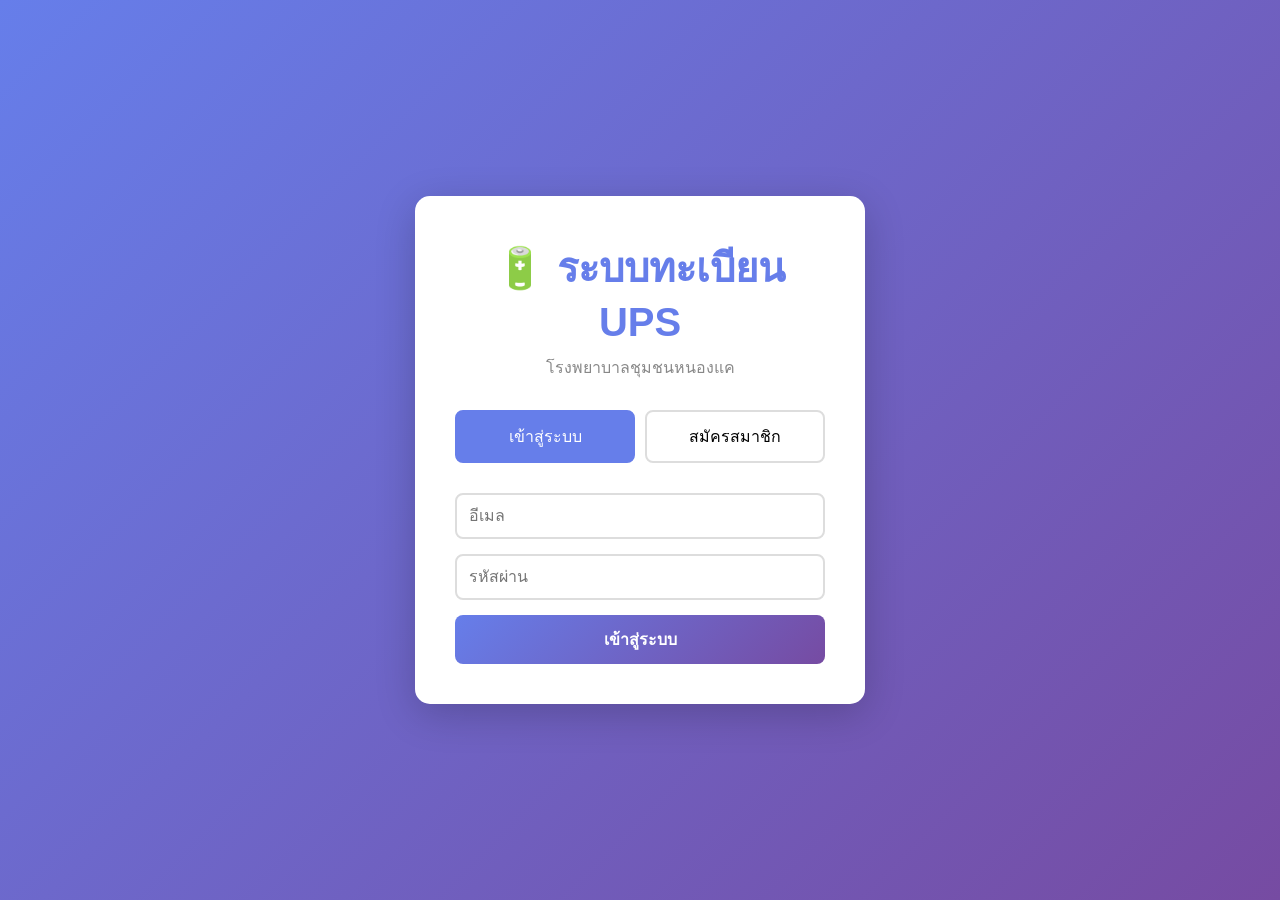
<file: index.html>
<!DOCTYPE html>
<html lang="th">
<head>
    <meta charset="UTF-8">
    <meta name="viewport" content="width=device-width, initial-scale=1.0">
    <title>ระบบทะเบียนเครื่องสำรองไฟ UPS</title>
    <link rel="stylesheet" href="styles.css">
</head>
<body>
    <div id="app">
        <!-- Login Page -->
        <div id="loginPage" class="page active">
            <div class="login-container">
                <div class="login-box">
                    <h1>🔋 ระบบทะเบียน UPS</h1>
                    <p class="subtitle">โรงพยาบาลชุมชนหนองแค</p>
                    
                    <div class="tabs">
                        <button class="tab-btn active" onclick="switchTab('login')">เข้าสู่ระบบ</button>
                        <button class="tab-btn" onclick="switchTab('register')">สมัครสมาชิก</button>
                    </div>

                    <!-- Login Form -->
                    <form id="loginForm" class="form-section active">
                        <input type="email" id="loginEmail" placeholder="อีเมล" required>
                        <input type="password" id="loginPassword" placeholder="รหัสผ่าน" required>
                        <button type="submit" class="btn-primary">เข้าสู่ระบบ</button>
                    </form>

                    <!-- Register Form -->
                    <form id="registerForm" class="form-section">
                        <input type="text" id="regName" placeholder="ชื่อ-นามสกุล" required>
                        <input type="email" id="regEmail" placeholder="อีเมล" required>
                        <input type="password" id="regPassword" placeholder="รหัสผ่าน (อย่างน้อย 6 ตัว)" required>
                        <input type="password" id="regConfirm" placeholder="ยืนยันรหัสผ่าน" required>
                        <button type="submit" class="btn-primary">สมัครสมาชิก</button>
                    </form>
                </div>
            </div>
        </div>

        <!-- Main App Page -->
        <div id="mainPage" class="page">
            <header class="header">
                <div class="header-content">
                    <h1>🔋 ระบบทะเบียนเครื่องสำรองไฟ UPS</h1>
                    <div class="user-info">
                        <span id="userName">ผู้ใช้</span>
                        <button id="logoutBtn" class="btn-logout">ออกจากระบบ</button>
                    </div>
                </div>
            </header>

            <nav class="navbar">
                <button class="nav-btn active" onclick="switchPage('dashboard')">📊 แดชบอร์ด</button>
                <button class="nav-btn" onclick="switchPage('addups')">➕ เพิ่มเครื่องใหม่</button>
                <button class="nav-btn" onclick="switchPage('table')">📋 ตารางข้อมูล</button>
            </nav>

            <!-- Dashboard Page -->
            <div id="dashboardPage" class="page-content active">
                <div class="dashboard">
                    <div class="stats-container">
                        <div class="stat-card">
                            <div class="stat-number" id="totalUPS">137</div>
                            <div class="stat-label">เครื่องทั้งหมด</div>
                        </div>
                        <div class="stat-card warning">
                            <div class="stat-number" id="needsBattery">0</div>
                            <div class="stat-label">ต้องเปลี่ยนแบต</div>
                        </div>
                        <div class="stat-card danger">
                            <div class="stat-number" id="broken">1</div>
                            <div class="stat-label">เครื่องเสีย</div>
                        </div>
                        <div class="stat-card success">
                            <div class="stat-number" id="working">136</div>
                            <div class="stat-label">ใช้งานได้</div>
                        </div>
                    </div>

                    <div class="alerts-container">
                        <h2>⚠️ เครื่องต้องเปลี่ยนแบตเตอรี่</h2>
                        <div id="alertsList" class="alerts-list">
                            <!-- จะถูกเติมด้วย JavaScript -->
                        </div>
                    </div>
                </div>
            </div>

            <!-- Add UPS Page -->
            <div id="addupsPage" class="page-content">
                <div class="form-container">
                    <h2>เพิ่มเครื่องสำรองไฟใหม่</h2>
                    <form id="addUpsForm">
                        <div class="form-row">
                            <div class="form-group">
                                <label>หมายเลขเครื่อง *</label>
                                <input type="text" id="addNumber" placeholder="เช่น ups-138" required>
                            </div>
                            <div class="form-group">
                                <label>รุ่น *</label>
                                <input type="text" id="addModel" placeholder="เช่น Zircon AE 1000 VA" required>
                            </div>
                        </div>

                        <div class="form-row">
                            <div class="form-group">
                                <label>ติดตั้งที่ห้อง *</label>
                                <input type="text" id="addLocation" placeholder="ชื่อห้อง" required>
                            </div>
                            <div class="form-group">
                                <label>คอม/ตู้ที่ติดตั้ง *</label>
                                <input type="text" id="addComputer" placeholder="เช่น doc-400" required>
                            </div>
                        </div>

                        <div class="form-row">
                            <div class="form-group">
                                <label>วันที่ติดตั้ง *</label>
                                <input type="date" id="addInstallDate" required>
                            </div>
                            <div class="form-group">
                                <label>ประกัน UPS (ปี) *</label>
                                <select id="addWarranty" required>
                                    <option value="">เลือกปี</option>
                                    <option value="1">1 ปี</option>
                                    <option value="2">2 ปี</option>
                                    <option value="3">3 ปี</option>
                                    <option value="5">5 ปี</option>
                                </select>
                            </div>
                        </div>

                        <div class="form-row">
                            <div class="form-group">
                                <label>อุปกรณ์กันไฟกระชาก</label>
                                <input type="text" id="addSurge" placeholder="เช่น APC SurgeArrest1">
                            </div>
                            <div class="form-group">
                                <label>ประกันตัวกันไฟ</label>
                                <input type="text" id="addSurgeWarranty" placeholder="เช่น 10 ปี">
                            </div>
                        </div>

                        <div class="form-row">
                            <div class="form-group">
                                <label>สถานะ</label>
                                <select id="addStatus">
                                    <option value="ใช้งานได้">ใช้งานได้</option>
                                    <option value="ต้องเปลี่ยนแบต">ต้องเปลี่ยนแบต</option>
                                    <option value="เสีย">เสีย</option>
                                </select>
                            </div>
                            <div class="form-group">
                                <label>การดำเนินการ</label>
                                <select id="addAction">
                                    <option value="ยังไม่ดำเนินการ">ยังไม่ดำเนินการ</option>
                                    <option value="ดำเนินการแล้ว">ดำเนินการแล้ว</option>
                                </select>
                            </div>
                        </div>

                        <button type="submit" class="btn-primary">บันทึกข้อมูล</button>
                    </form>
                </div>
            </div>

            <!-- Table Page -->
            <div id="tablePage" class="page-content">
                <div class="table-container">
                    <h2>ตารางข้อมูลเครื่องสำรองไฟทั้งหมด</h2>
                    
                    <div class="filter-container">
                        <input type="text" id="searchInput" placeholder="🔍 ค้นหา..." onkeyup="filterTable()">
                        <select id="statusFilter" onchange="filterTable()">
                            <option value="">-- ทั้งหมด --</option>
                            <option value="ใช้งานได้">ใช้งานได้</option>
                            <option value="ต้องเปลี่ยนแบต">ต้องเปลี่ยนแบต</option>
                            <option value="เสีย">เสีย</option>
                        </select>
                    </div>

                    <table id="dataTable" class="data-table">
                        <thead>
                            <tr>
                                <th>หมายเลข</th>
                                <th>รุ่น</th>
                                <th>ห้อง</th>
                                <th>คอม</th>
                                <th>วันติดตั้ง</th>
                                <th>ประกัน</th>
                                <th>เปลี่ยนแบตถัดไป</th>
                                <th>สถานะ</th>
                                <th>การดำเนินการ</th>
                                <th>ลบ</th>
                            </tr>
                        </thead>
                        <tbody id="tableBody">
                            <!-- จะถูกเติมด้วย JavaScript -->
                        </tbody>
                    </table>
                </div>
            </div>
        </div>
    </div>

    <script src="data.js"></script>
    <script src="app.js"></script>
</body>
</html>
</file>
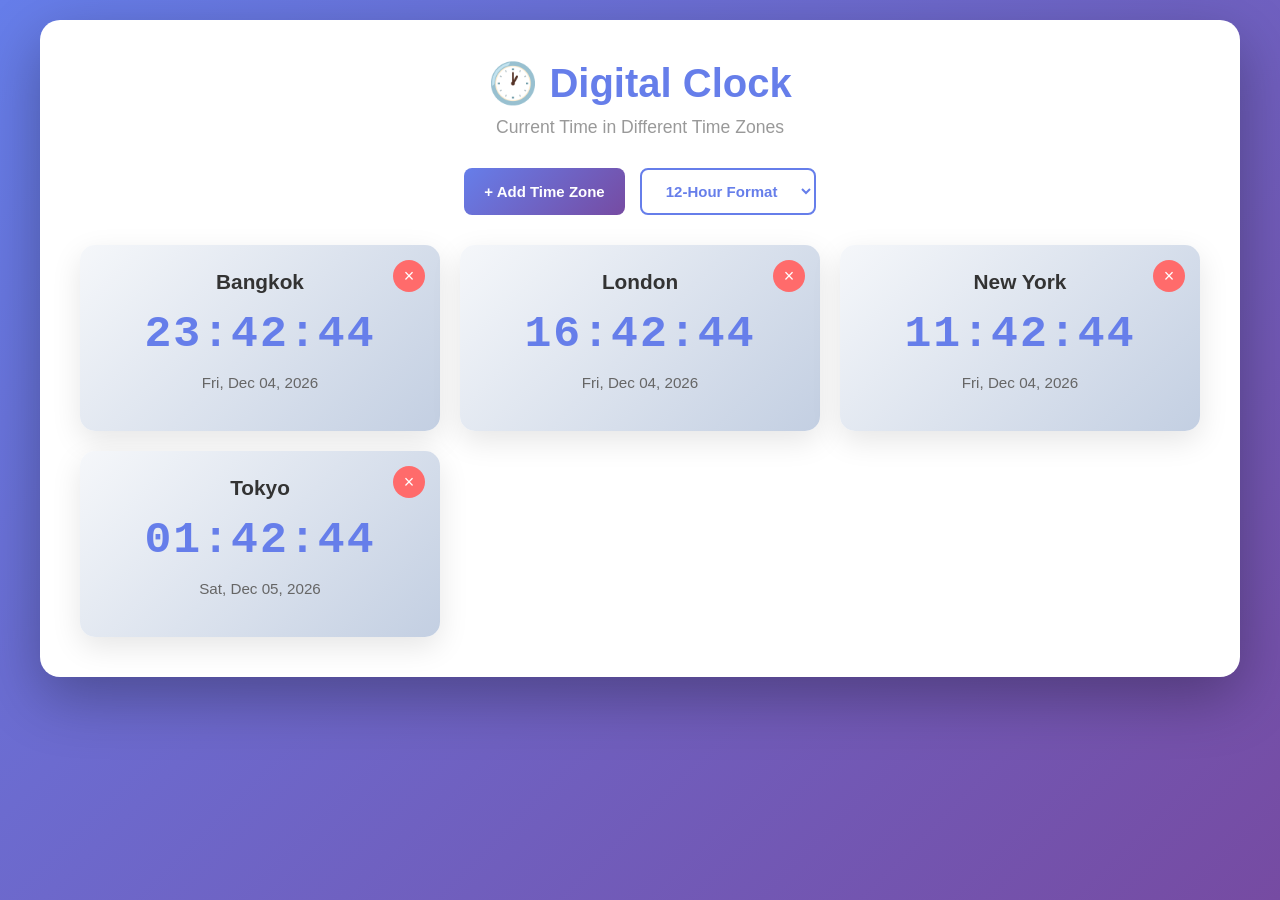
<file: clock.html>
<!DOCTYPE html>
<html lang="en">
<head>
    <meta charset="UTF-8">
    <meta name="viewport" content="width=device-width, initial-scale=1.0">
    <title>Digital Clock - Multiple Time Zones</title>
    <link rel="stylesheet" href="clock-styles.css">
</head>
<body>
    <div class="clock-container">
        <h1>🕐 Digital Clock</h1>
        <p class="subtitle">Current Time in Different Time Zones</p>
        
        <div class="controls">
            <button id="addZoneBtn" class="btn-add">+ Add Time Zone</button>
            <select id="formatSelect" class="format-select">
                <option value="12">12-Hour Format</option>
                <option value="24">24-Hour Format</option>
            </select>
        </div>

        <div class="modal" id="addZoneModal">
            <div class="modal-content">
                <span class="close">&times;</span>
                <h2>Add Time Zone</h2>
                <select id="timezoneSelect" class="timezone-select">
                    <option value="">Select a timezone...</option>
                </select>
                <button id="confirmAddBtn" class="btn-primary">Add</button>
            </div>
        </div>

        <div class="clocks-grid" id="clocksGrid">
        </div>
    </div>

    <script src="clock-data.js"></script>
    <script src="clock-app.js"></script>
</body>
</html>
</file>
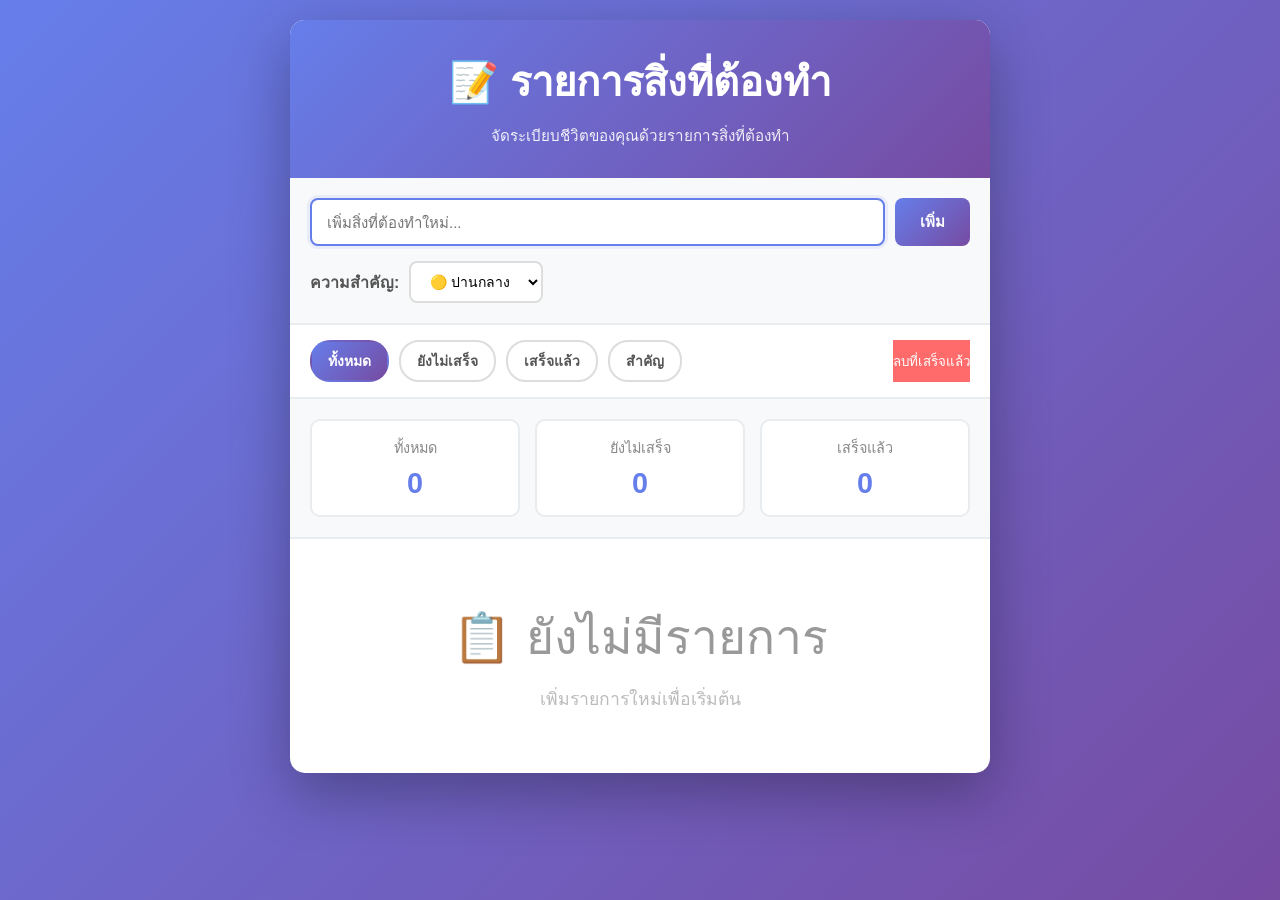
<file: todo.html>
<!DOCTYPE html>
<html lang="th">
<head>
    <meta charset="UTF-8">
    <meta name="viewport" content="width=device-width, initial-scale=1.0">
    <title>รายการสิ่งที่ต้องทำ - To Do List</title>
    <link rel="stylesheet" href="todo-styles.css">
</head>
<body>
    <div class="todo-container">
        <div class="todo-header">
            <h1>📝 รายการสิ่งที่ต้องทำ</h1>
            <p class="subtitle">จัดระเบียบชีวิตของคุณด้วยรายการสิ่งที่ต้องทำ</p>
        </div>

        <div class="todo-input-section">
            <div class="input-group">
                <input type="text" id="todoInput" placeholder="เพิ่มสิ่งที่ต้องทำใหม่..." autofocus>
                <button id="addBtn" class="btn-add">เพิ่ม</button>
            </div>
            <div class="priority-section">
                <label for="prioritySelect">ความสำคัญ:</label>
                <select id="prioritySelect" class="priority-select">
                    <option value="low">🟢 ต่ำ</option>
                    <option value="medium" selected>🟡 ปานกลาง</option>
                    <option value="high">🔴 สูง</option>
                </select>
            </div>
        </div>

        <div class="filter-section">
            <button class="filter-btn active" data-filter="all">ทั้งหมด</button>
            <button class="filter-btn" data-filter="active">ยังไม่เสร็จ</button>
            <button class="filter-btn" data-filter="completed">เสร็จแล้ว</button>
            <button class="filter-btn" data-filter="high">สำคัญ</button>
            <button id="clearCompletedBtn" class="btn-clear">ลบที่เสร็จแล้ว</button>
        </div>

        <div class="stats-section">
            <div class="stat">
                <span class="stat-label">ทั้งหมด</span>
                <span class="stat-number" id="totalCount">0</span>
            </div>
            <div class="stat">
                <span class="stat-label">ยังไม่เสร็จ</span>
                <span class="stat-number" id="activeCount">0</span>
            </div>
            <div class="stat">
                <span class="stat-label">เสร็จแล้ว</span>
                <span class="stat-number" id="completedCount">0</span>
            </div>
        </div>

        <div class="todo-list" id="todoList">
        </div>

        <div class="empty-state" id="emptyState">
            <p>📋 ยังไม่มีรายการ</p>
            <p class="empty-text">เพิ่มรายการใหม่เพื่อเริ่มต้น</p>
        </div>
    </div>

    <script src="todo-app.js"></script>
</body>
</html>
</file>
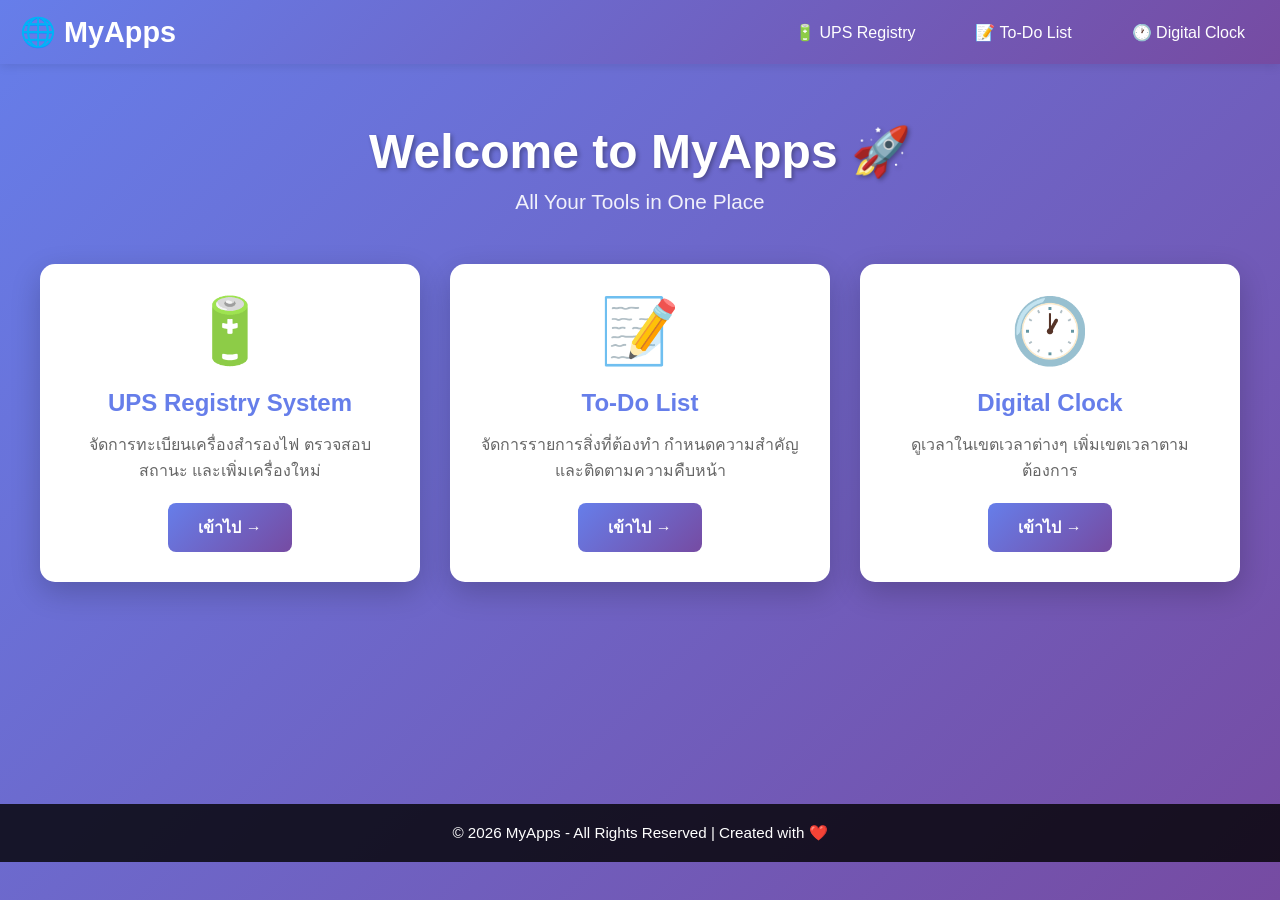
<file: website-index.html>
<!DOCTYPE html>
<html lang="th">
<head>
    <meta charset="UTF-8">
    <meta name="viewport" content="width=device-width, initial-scale=1.0">
    <title>Multi-App Website - UPS Registry, To-Do List, Digital Clock</title>
    <link rel="stylesheet" href="website-styles.css">
</head>
<body>
    <nav class="navbar">
        <div class="navbar-container">
            <div class="logo">🌐 MyApps</div>
            <ul class="nav-menu">
                <li><a href="#" class="nav-link" onclick="goToApp('ups')">🔋 UPS Registry</a></li>
                <li><a href="#" class="nav-link" onclick="goToApp('todo')">📝 To-Do List</a></li>
                <li><a href="#" class="nav-link" onclick="goToApp('clock')">🕐 Digital Clock</a></li>
            </ul>
            <div class="hamburger">
                <span></span>
                <span></span>
                <span></span>
            </div>
        </div>
    </nav>

    <!-- Home Page -->
    <div id="homePage" class="page active">
        <div class="hero">
            <h1>Welcome to MyApps 🚀</h1>
            <p class="hero-subtitle">All Your Tools in One Place</p>
            <div class="apps-preview">
                <div class="app-card" onclick="goToApp('ups')">
                    <div class="app-icon">🔋</div>
                    <h3>UPS Registry System</h3>
                    <p>จัดการทะเบียนเครื่องสำรองไฟ ตรวจสอบสถานะ และเพิ่มเครื่องใหม่</p>
                    <button class="btn-open">เข้าไป →</button>
                </div>
                <div class="app-card" onclick="goToApp('todo')">
                    <div class="app-icon">📝</div>
                    <h3>To-Do List</h3>
                    <p>จัดการรายการสิ่งที่ต้องทำ กำหนดความสำคัญ และติดตามความคืบหน้า</p>
                    <button class="btn-open">เข้าไป →</button>
                </div>
                <div class="app-card" onclick="goToApp('clock')">
                    <div class="app-icon">🕐</div>
                    <h3>Digital Clock</h3>
                    <p>ดูเวลาในเขตเวลาต่างๆ เพิ่มเขตเวลาตามต้องการ</p>
                    <button class="btn-open">เข้าไป →</button>
                </div>
            </div>
        </div>
    </div>

    <!-- UPS Registry Page -->
    <div id="upsPage" class="page">
        <iframe src="index.html" class="app-iframe" title="UPS Registry"></iframe>
    </div>

    <!-- To-Do List Page -->
    <div id="todoPage" class="page">
        <iframe src="todo.html" class="app-iframe" title="To-Do List"></iframe>
    </div>

    <!-- Clock Page -->
    <div id="clockPage" class="page">
        <iframe src="clock.html" class="app-iframe" title="Digital Clock"></iframe>
    </div>

    <!-- Back Button -->
    <button id="backBtn" class="back-btn" onclick="goToApp('home')">
        ← Back to Home
    </button>

    <footer class="footer">
        <p>&copy; 2026 MyApps - All Rights Reserved | Created with ❤️</p>
    </footer>

    <script src="website-app.js"></script>
</body>
</html>
</file>
<file: styles.css>
* {
    margin: 0;
    padding: 0;
    box-sizing: border-box;
}

body {
    font-family: 'Segoe UI', Tahoma, Geneva, Verdana, sans-serif;
    background: linear-gradient(135deg, #667eea 0%, #764ba2 100%);
    min-height: 100vh;
    color: #333;
}

/* Login Page */
.login-container {
    display: flex;
    justify-content: center;
    align-items: center;
    min-height: 100vh;
    padding: 20px;
}

.login-box {
    background: white;
    border-radius: 15px;
    box-shadow: 0 10px 40px rgba(0, 0, 0, 0.2);
    padding: 40px;
    width: 100%;
    max-width: 450px;
}

.login-box h1 {
    text-align: center;
    color: #667eea;
    margin-bottom: 10px;
    font-size: 2.5em;
}

.subtitle {
    text-align: center;
    color: #888;
    margin-bottom: 30px;
}

.tabs {
    display: flex;
    gap: 10px;
    margin-bottom: 30px;
}

.tab-btn {
    flex: 1;
    padding: 12px;
    border: 2px solid #ddd;
    background: white;
    cursor: pointer;
    border-radius: 8px;
    font-size: 16px;
    transition: all 0.3s;
}

.tab-btn.active {
    background: #667eea;
    color: white;
    border-color: #667eea;
}

.form-section {
    display: none;
}

.form-section.active {
    display: block;
}

.form-section input,
.form-section select {
    width: 100%;
    padding: 12px;
    margin-bottom: 15px;
    border: 2px solid #ddd;
    border-radius: 8px;
    font-size: 16px;
    transition: border-color 0.3s;
}

.form-section input:focus,
.form-section select:focus {
    outline: none;
    border-color: #667eea;
}

.btn-primary {
    width: 100%;
    padding: 12px;
    background: linear-gradient(135deg, #667eea 0%, #764ba2 100%);
    color: white;
    border: none;
    border-radius: 8px;
    font-size: 16px;
    cursor: pointer;
    font-weight: bold;
    transition: transform 0.2s;
}

.btn-primary:hover {
    transform: translateY(-2px);
}

/* Main Page */
#mainPage {
    background: #f5f7fa;
    min-height: 100vh;
}

.header {
    background: linear-gradient(135deg, #667eea 0%, #764ba2 100%);
    color: white;
    padding: 20px;
    box-shadow: 0 2px 10px rgba(0, 0, 0, 0.1);
}

.header-content {
    max-width: 1400px;
    margin: 0 auto;
    display: flex;
    justify-content: space-between;
    align-items: center;
}

.header h1 {
    font-size: 1.8em;
}

.user-info {
    display: flex;
    gap: 15px;
    align-items: center;
}

.btn-logout {
    background: rgba(255, 255, 255, 0.2);
    color: white;
    border: 2px solid white;
    padding: 8px 16px;
    border-radius: 6px;
    cursor: pointer;
    transition: all 0.3s;
}

.btn-logout:hover {
    background: white;
    color: #667eea;
}

.navbar {
    background: white;
    display: flex;
    gap: 10px;
    padding: 15px;
    max-width: 1400px;
    margin: 0 auto;
    border-bottom: 2px solid #ddd;
}

.nav-btn {
    padding: 10px 20px;
    border: none;
    background: #f5f7fa;
    cursor: pointer;
    border-radius: 8px;
    font-size: 15px;
    transition: all 0.3s;
}

.nav-btn.active {
    background: #667eea;
    color: white;
}

.page-content {
    display: none;
    max-width: 1400px;
    margin: 20px auto;
    padding: 0 20px;
}

.page-content.active {
    display: block;
}

/* Dashboard */
.dashboard {
    background: white;
    border-radius: 12px;
    padding: 30px;
    box-shadow: 0 2px 15px rgba(0, 0, 0, 0.1);
}

.stats-container {
    display: grid;
    grid-template-columns: repeat(auto-fit, minmax(200px, 1fr));
    gap: 20px;
    margin-bottom: 40px;
}

.stat-card {
    background: linear-gradient(135deg, #667eea 0%, #764ba2 100%);
    color: white;
    padding: 25px;
    border-radius: 12px;
    text-align: center;
    box-shadow: 0 5px 15px rgba(102, 126, 234, 0.4);
}

.stat-card.warning {
    background: linear-gradient(135deg, #f093fb 0%, #f5576c 100%);
    box-shadow: 0 5px 15px rgba(245, 87, 108, 0.4);
}

.stat-card.danger {
    background: linear-gradient(135deg, #fa709a 0%, #fee140 100%);
    box-shadow: 0 5px 15px rgba(250, 112, 154, 0.4);
}

.stat-card.success {
    background: linear-gradient(135deg, #4facfe 0%, #00f2fe 100%);
    box-shadow: 0 5px 15px rgba(79, 172, 254, 0.4);
}

.stat-number {
    font-size: 2.5em;
    font-weight: bold;
    margin-bottom: 10px;
}

.stat-label {
    font-size: 0.95em;
    opacity: 0.9;
}

.alerts-container {
    margin-top: 40px;
}

.alerts-container h2 {
    color: #333;
    margin-bottom: 20px;
}

.alerts-list {
    display: grid;
    gap: 15px;
}

.alert-item {
    background: #fff3cd;
    border-left: 5px solid #ffc107;
    padding: 15px;
    border-radius: 6px;
}

.alert-item strong {
    color: #856404;
}

.no-alerts {
    text-align: center;
    color: #28a745;
    padding: 20px;
    background: #d4edda;
    border-radius: 8px;
}

/* Form Page */
.form-container {
    background: white;
    border-radius: 12px;
    padding: 30px;
    box-shadow: 0 2px 15px rgba(0, 0, 0, 0.1);
}

.form-container h2 {
    color: #667eea;
    margin-bottom: 25px;
}

.form-row {
    display: grid;
    grid-template-columns: repeat(auto-fit, minmax(250px, 1fr));
    gap: 15px;
    margin-bottom: 20px;
}

.form-group {
    display: flex;
    flex-direction: column;
}

.form-group label {
    margin-bottom: 8px;
    font-weight: 600;
    color: #555;
}

.form-group input,
.form-group select {
    padding: 12px;
    border: 2px solid #ddd;
    border-radius: 8px;
    font-size: 15px;
    transition: border-color 0.3s;
}

.form-group input:focus,
.form-group select:focus {
    outline: none;
    border-color: #667eea;
}

/* Table */
.table-container {
    background: white;
    border-radius: 12px;
    padding: 30px;
    box-shadow: 0 2px 15px rgba(0, 0, 0, 0.1);
}

.table-container h2 {
    color: #667eea;
    margin-bottom: 20px;
}

.filter-container {
    display: flex;
    gap: 15px;
    margin-bottom: 20px;
}

.filter-container input,
.filter-container select {
    padding: 10px 15px;
    border: 2px solid #ddd;
    border-radius: 8px;
    font-size: 15px;
}

.filter-container input {
    flex: 1;
}

.data-table {
    width: 100%;
    border-collapse: collapse;
    margin-top: 15px;
}

.data-table thead {
    background: #667eea;
    color: white;
}

.data-table th {
    padding: 15px;
    text-align: left;
    font-weight: 600;
}

.data-table td {
    padding: 12px 15px;
    border-bottom: 1px solid #ddd;
}

.data-table tbody tr:hover {
    background: #f9f9f9;
}

.status-good {
    background: #d4edda;
    color: #155724;
    padding: 5px 10px;
    border-radius: 5px;
    font-size: 0.9em;
}

.status-warning {
    background: #fff3cd;
    color: #856404;
    padding: 5px 10px;
    border-radius: 5px;
    font-size: 0.9em;
}

.status-danger {
    background: #f8d7da;
    color: #721c24;
    padding: 5px 10px;
    border-radius: 5px;
    font-size: 0.9em;
}

.btn-delete {
    background: #f5576c;
    color: white;
    border: none;
    padding: 6px 12px;
    border-radius: 5px;
    cursor: pointer;
    font-size: 0.9em;
    transition: background 0.3s;
}

.btn-delete:hover {
    background: #d63447;
}

.page {
    display: none;
}

.page.active {
    display: block;
}

@media (max-width: 768px) {
    .header-content {
        flex-direction: column;
        gap: 15px;
    }

    .navbar {
        flex-direction: column;
    }

    .stats-container {
        grid-template-columns: repeat(2, 1fr);
    }

    .form-row {
        grid-template-columns: 1fr;
    }

    .filter-container {
        flex-direction: column;
    }

    .data-table {
        font-size: 0.9em;
    }

    .data-table th,
    .data-table td {
        padding: 8px 10px;
    }
}
</file>
<file: clock-styles.css>
* {
    margin: 0;
    padding: 0;
    box-sizing: border-box;
}

body {
    font-family: 'Segoe UI', Tahoma, Geneva, Verdana, sans-serif;
    background: linear-gradient(135deg, #667eea 0%, #764ba2 100%);
    min-height: 100vh;
    padding: 20px;
    color: #333;
}

.clock-container {
    max-width: 1200px;
    margin: 0 auto;
    background: white;
    border-radius: 20px;
    padding: 40px;
    box-shadow: 0 20px 60px rgba(0, 0, 0, 0.3);
}

h1 {
    text-align: center;
    color: #667eea;
    margin-bottom: 10px;
    font-size: 2.5em;
}

.subtitle {
    text-align: center;
    color: #999;
    margin-bottom: 30px;
    font-size: 1.1em;
}

.controls {
    display: flex;
    gap: 15px;
    justify-content: center;
    margin-bottom: 30px;
    flex-wrap: wrap;
}

.btn-add,
.format-select {
    padding: 12px 20px;
    border: 2px solid #667eea;
    border-radius: 8px;
    font-size: 15px;
    font-weight: 600;
    cursor: pointer;
    transition: all 0.3s;
}

.btn-add {
    background: linear-gradient(135deg, #667eea 0%, #764ba2 100%);
    color: white;
    border: none;
}

.btn-add:hover {
    transform: translateY(-2px);
    box-shadow: 0 5px 15px rgba(102, 126, 234, 0.4);
}

.format-select {
    background: white;
    color: #667eea;
}

.format-select:focus {
    outline: none;
    box-shadow: 0 0 0 3px rgba(102, 126, 234, 0.1);
}

.modal {
    display: none;
    position: fixed;
    z-index: 1000;
    left: 0;
    top: 0;
    width: 100%;
    height: 100%;
    background-color: rgba(0, 0, 0, 0.5);
}

.modal.show {
    display: flex;
    justify-content: center;
    align-items: center;
}

.modal-content {
    background-color: white;
    padding: 30px;
    border-radius: 15px;
    box-shadow: 0 10px 40px rgba(0, 0, 0, 0.3);
    max-width: 500px;
    width: 90%;
    position: relative;
}

.close {
    position: absolute;
    right: 20px;
    top: 15px;
    font-size: 28px;
    font-weight: bold;
    color: #999;
    cursor: pointer;
    transition: color 0.3s;
}

.close:hover {
    color: #333;
}

.modal-content h2 {
    color: #667eea;
    margin-bottom: 20px;
}

.timezone-select {
    width: 100%;
    padding: 12px 15px;
    border: 2px solid #ddd;
    border-radius: 8px;
    font-size: 15px;
    margin-bottom: 20px;
    transition: border-color 0.3s;
}

.timezone-select:focus {
    outline: none;
    border-color: #667eea;
}

.btn-primary {
    width: 100%;
    padding: 12px;
    background: linear-gradient(135deg, #667eea 0%, #764ba2 100%);
    color: white;
    border: none;
    border-radius: 8px;
    font-weight: 600;
    cursor: pointer;
    transition: transform 0.2s;
}

.btn-primary:hover {
    transform: translateY(-2px);
}

.clocks-grid {
    display: grid;
    grid-template-columns: repeat(auto-fill, minmax(300px, 1fr));
    gap: 20px;
}

.clock-card {
    background: linear-gradient(135deg, #f5f7fa 0%, #c3cfe2 100%);
    border-radius: 15px;
    padding: 25px;
    text-align: center;
    box-shadow: 0 10px 30px rgba(0, 0, 0, 0.1);
    position: relative;
    transition: transform 0.3s, box-shadow 0.3s;
}

.clock-card:hover {
    transform: translateY(-5px);
    box-shadow: 0 15px 40px rgba(0, 0, 0, 0.2);
}

.timezone-name {
    font-size: 1.3em;
    font-weight: 700;
    color: #333;
    margin-bottom: 15px;
}

.digital-time {
    font-size: 2.8em;
    font-weight: bold;
    color: #667eea;
    font-family: 'Courier New', monospace;
    margin-bottom: 10px;
    letter-spacing: 2px;
}

.time-period {
    font-size: 1.2em;
    color: #999;
    margin-bottom: 15px;
}

.current-date {
    font-size: 0.95em;
    color: #666;
    margin-bottom: 15px;
}

.remove-btn {
    position: absolute;
    top: 15px;
    right: 15px;
    background: #ff6b6b;
    color: white;
    border: none;
    width: 32px;
    height: 32px;
    border-radius: 50%;
    cursor: pointer;
    font-size: 18px;
    transition: background 0.3s;
}

.remove-btn:hover {
    background: #ff5252;
}

.empty-message {
    text-align: center;
    padding: 60px 20px;
    color: #999;
}

.empty-message p:first-child {
    font-size: 3em;
    margin-bottom: 10px;
}

@media (max-width: 768px) {
    .clock-container {
        padding: 20px;
    }

    h1 {
        font-size: 2em;
    }

    .clocks-grid {
        grid-template-columns: 1fr;
    }

    .digital-time {
        font-size: 2.2em;
    }
}
</file>
<file: todo-styles.css>
* {
    margin: 0;
    padding: 0;
    box-sizing: border-box;
}

body {
    font-family: 'Segoe UI', Tahoma, Geneva, Verdana, sans-serif;
    background: linear-gradient(135deg, #667eea 0%, #764ba2 100%);
    min-height: 100vh;
    padding: 20px;
    color: #333;
}

.todo-container {
    max-width: 700px;
    margin: 0 auto;
    background: white;
    border-radius: 15px;
    box-shadow: 0 20px 60px rgba(0, 0, 0, 0.3);
    overflow: hidden;
}

.todo-header {
    background: linear-gradient(135deg, #667eea 0%, #764ba2 100%);
    color: white;
    padding: 30px 20px;
    text-align: center;
}

.todo-header h1 {
    font-size: 2.5em;
    margin-bottom: 10px;
}

.subtitle {
    font-size: 0.95em;
    opacity: 0.9;
}

.todo-input-section {
    padding: 20px;
    background: #f8f9fa;
    border-bottom: 2px solid #e9ecef;
}

.input-group {
    display: flex;
    gap: 10px;
    margin-bottom: 15px;
}

#todoInput {
    flex: 1;
    padding: 12px 15px;
    border: 2px solid #ddd;
    border-radius: 8px;
    font-size: 15px;
    transition: border-color 0.3s;
}

#todoInput:focus {
    outline: none;
    border-color: #667eea;
    box-shadow: 0 0 0 3px rgba(102, 126, 234, 0.1);
}

.btn-add {
    padding: 12px 25px;
    background: linear-gradient(135deg, #667eea 0%, #764ba2 100%);
    color: white;
    border: none;
    border-radius: 8px;
    cursor: pointer;
    font-weight: 600;
    font-size: 15px;
    transition: transform 0.2s;
}

.btn-add:hover {
    transform: translateY(-2px);
}

.btn-add:active {
    transform: translateY(0);
}

.priority-section {
    display: flex;
    gap: 10px;
    align-items: center;
}

.priority-section label {
    font-weight: 600;
    color: #555;
}

.priority-select {
    padding: 10px 15px;
    border: 2px solid #ddd;
    border-radius: 8px;
    background: white;
    cursor: pointer;
    font-size: 14px;
    transition: border-color 0.3s;
}

.priority-select:focus {
    outline: none;
    border-color: #667eea;
}

.filter-section {
    display: flex;
    gap: 10px;
    padding: 15px 20px;
    border-bottom: 2px solid #e9ecef;
    flex-wrap: wrap;
}

.filter-btn {
    padding: 8px 16px;
    border: 2px solid #ddd;
    background: white;
    border-radius: 20px;
    cursor: pointer;
    font-size: 14px;
    font-weight: 600;
    color: #555;
    transition: all 0.3s;
}

.filter-btn:hover {
    border-color: #667eea;
    color: #667eea;
}

.filter-btn.active {
    background: linear-gradient(135deg, #667eea 0%, #764ba2 100%);
    color: white;
    border-color: transparent;
}

.btn-clear {
    background: #ff6b6b;
    color: white;
    border: none;
    margin-left: auto;
}

.btn-clear:hover {
    background: #ff5252;
}

.stats-section {
    display: grid;
    grid-template-columns: repeat(3, 1fr);
    gap: 15px;
    padding: 20px;
    background: #f8f9fa;
    border-bottom: 2px solid #e9ecef;
}

.stat {
    text-align: center;
    padding: 15px;
    background: white;
    border-radius: 10px;
    border: 2px solid #e9ecef;
}

.stat-label {
    display: block;
    font-size: 0.9em;
    color: #888;
    margin-bottom: 8px;
}

.stat-number {
    display: block;
    font-size: 1.8em;
    font-weight: bold;
    color: #667eea;
}

.todo-list {
    padding: 20px;
    max-height: 500px;
    overflow-y: auto;
}

.todo-item {
    display: flex;
    gap: 12px;
    padding: 15px;
    background: #f8f9fa;
    border-radius: 10px;
    margin-bottom: 12px;
    align-items: flex-start;
    transition: all 0.3s;
    border-left: 4px solid #ddd;
}

.todo-item:hover {
    background: #f0f0f0;
    transform: translateX(5px);
}

.todo-item.completed {
    opacity: 0.7;
}

.todo-item.completed .todo-text {
    text-decoration: line-through;
    color: #999;
}

.todo-item.high-priority {
    border-left-color: #ff6b6b;
    background: #fff5f5;
}

.todo-item.medium-priority {
    border-left-color: #ffa502;
    background: #fffbf0;
}

.todo-item.low-priority {
    border-left-color: #51cf66;
    background: #f0fdf4;
}

.checkbox {
    width: 24px;
    height: 24px;
    min-width: 24px;
    margin-top: 3px;
    cursor: pointer;
    accent-color: #667eea;
}

.todo-content {
    flex: 1;
}

.todo-text {
    font-size: 15px;
    color: #333;
    word-break: break-word;
    margin-bottom: 5px;
}

.todo-meta {
    display: flex;
    gap: 10px;
    font-size: 0.85em;
    color: #999;
}

.todo-date {
    display: flex;
    gap: 4px;
    align-items: center;
}

.todo-priority {
    padding: 2px 8px;
    border-radius: 4px;
    font-weight: 600;
}

.priority-high {
    background: #ffe0e0;
    color: #ff6b6b;
}

.priority-medium {
    background: #fff3cd;
    color: #ffa502;
}

.priority-low {
    background: #e6f7ed;
    color: #51cf66;
}

.todo-actions {
    display: flex;
    gap: 8px;
}

.btn-delete {
    background: #ff6b6b;
    color: white;
    border: none;
    padding: 6px 12px;
    border-radius: 6px;
    cursor: pointer;
    font-size: 0.85em;
    transition: background 0.3s;
}

.btn-delete:hover {
    background: #ff5252;
}

.empty-state {
    text-align: center;
    padding: 60px 20px;
    color: #999;
}

.empty-state p:first-child {
    font-size: 3em;
    margin-bottom: 10px;
}

.empty-text {
    font-size: 1.1em;
    color: #bbb;
}

.hidden {
    display: none !important;
}

.todo-list::-webkit-scrollbar {
    width: 8px;
}

.todo-list::-webkit-scrollbar-track {
    background: #f1f1f1;
    border-radius: 10px;
}

.todo-list::-webkit-scrollbar-thumb {
    background: #667eea;
    border-radius: 10px;
}

.todo-list::-webkit-scrollbar-thumb:hover {
    background: #5568d3;
}

@media (max-width: 600px) {
    .todo-header h1 {
        font-size: 1.8em;
    }

    .input-group {
        flex-direction: column;
    }

    .btn-add {
        width: 100%;
    }

    .filter-section {
        flex-direction: column;
    }

    .btn-clear {
        margin-left: 0;
        width: 100%;
    }

    .stats-section {
        grid-template-columns: 1fr;
    }

    .todo-item {
        flex-direction: column;
    }

    .todo-actions {
        width: 100%;
    }

    .btn-delete {
        flex: 1;
    }
}
</file>
<file: website-styles.css>
* {
    margin: 0;
    padding: 0;
    box-sizing: border-box;
}

body {
    font-family: 'Segoe UI', Tahoma, Geneva, Verdana, sans-serif;
    background: linear-gradient(135deg, #667eea 0%, #764ba2 100%);
    min-height: 100vh;
    color: #333;
}

/* Navbar */
.navbar {
    background: linear-gradient(135deg, #667eea 0%, #764ba2 100%);
    padding: 0;
    box-shadow: 0 2px 10px rgba(0, 0, 0, 0.1);
    position: sticky;
    top: 0;
    z-index: 100;
}

.navbar-container {
    max-width: 1400px;
    margin: 0 auto;
    padding: 15px 20px;
    display: flex;
    justify-content: space-between;
    align-items: center;
}

.logo {
    font-size: 1.8em;
    font-weight: bold;
    color: white;
    cursor: pointer;
    transition: transform 0.3s;
}

.logo:hover {
    transform: scale(1.05);
}

.nav-menu {
    display: flex;
    list-style: none;
    gap: 30px;
}

.nav-link {
    color: white;
    text-decoration: none;
    font-size: 1em;
    font-weight: 500;
    padding: 10px 15px;
    border-radius: 8px;
    transition: all 0.3s;
    cursor: pointer;
}

.nav-link:hover {
    background: rgba(255, 255, 255, 0.2);
    transform: translateY(-2px);
}

.hamburger {
    display: none;
    flex-direction: column;
    cursor: pointer;
}

.hamburger span {
    width: 25px;
    height: 3px;
    background: white;
    margin: 5px 0;
    transition: 0.3s;
    border-radius: 2px;
}

/* Home Page */
.page {
    display: none;
    min-height: calc(100vh - 200px);
}

.page.active {
    display: block;
}

#homePage {
    padding: 60px 20px;
}

.hero {
    max-width: 1200px;
    margin: 0 auto;
}

.hero h1 {
    text-align: center;
    color: white;
    font-size: 3em;
    margin-bottom: 10px;
    text-shadow: 2px 2px 4px rgba(0, 0, 0, 0.3);
}

.hero-subtitle {
    text-align: center;
    color: rgba(255, 255, 255, 0.9);
    font-size: 1.3em;
    margin-bottom: 50px;
}

.apps-preview {
    display: grid;
    grid-template-columns: repeat(auto-fit, minmax(300px, 1fr));
    gap: 30px;
}

.app-card {
    background: white;
    border-radius: 15px;
    padding: 30px 25px;
    text-align: center;
    box-shadow: 0 10px 30px rgba(0, 0, 0, 0.2);
    transition: all 0.3s;
    cursor: pointer;
}

.app-card:hover {
    transform: translateY(-10px);
    box-shadow: 0 20px 40px rgba(0, 0, 0, 0.3);
}

.app-icon {
    font-size: 4em;
    margin-bottom: 20px;
    display: inline-block;
    animation: bounce 2s infinite;
}

@keyframes bounce {
    0%, 100% { transform: translateY(0); }
    50% { transform: translateY(-10px); }
}

.app-card h3 {
    color: #667eea;
    font-size: 1.5em;
    margin-bottom: 15px;
}

.app-card p {
    color: #666;
    margin-bottom: 20px;
    line-height: 1.6;
}

.btn-open {
    padding: 12px 30px;
    background: linear-gradient(135deg, #667eea 0%, #764ba2 100%);
    color: white;
    border: none;
    border-radius: 8px;
    font-size: 1em;
    font-weight: 600;
    cursor: pointer;
    transition: transform 0.2s;
}

.btn-open:hover {
    transform: scale(1.05);
}

/* App Iframe */
.app-iframe {
    width: 100%;
    height: calc(100vh - 150px);
    border: none;
    border-radius: 10px;
    margin: 20px auto;
    max-width: 1400px;
    display: block;
}

/* Back Button */
.back-btn {
    display: none;
    position: fixed;
    top: 80px;
    left: 20px;
    padding: 12px 20px;
    background: white;
    color: #667eea;
    border: 2px solid #667eea;
    border-radius: 8px;
    cursor: pointer;
    font-weight: 600;
    font-size: 1em;
    transition: all 0.3s;
    z-index: 50;
}

.back-btn.show {
    display: block;
}

.back-btn:hover {
    background: #667eea;
    color: white;
    transform: translateX(-5px);
}

/* Footer */
.footer {
    background: rgba(0, 0, 0, 0.8);
    color: white;
    text-align: center;
    padding: 20px;
    margin-top: 40px;
}

.footer p {
    font-size: 0.95em;
}

/* Responsive */
@media (max-width: 768px) {
    .navbar-container {
        flex-wrap: wrap;
    }

    .nav-menu {
        display: none;
        flex-direction: column;
        width: 100%;
        gap: 0;
        position: absolute;
        top: 60px;
        left: 0;
        background: rgba(102, 126, 234, 0.95);
        padding: 20px;
    }

    .nav-menu.active {
        display: flex;
    }

    .nav-link {
        padding: 15px;
        display: block;
        text-align: left;
    }

    .hamburger {
        display: flex;
    }

    .hero h1 {
        font-size: 2em;
    }

    .hero-subtitle {
        font-size: 1em;
    }

    .apps-preview {
        grid-template-columns: 1fr;
    }

    .app-icon {
        font-size: 3em;
    }

    .app-iframe {
        height: calc(100vh - 120px);
    }

    .back-btn {
        top: 70px;
        left: 10px;
        right: 10px;
        width: auto;
    }
}

@media (max-width: 480px) {
    .hero h1 {
        font-size: 1.5em;
    }

    .app-card {
        padding: 20px;
    }

    .app-icon {
        font-size: 2.5em;
    }

    .app-card h3 {
        font-size: 1.2em;
    }

    .app-card p {
        font-size: 0.9em;
    }
}
</file>
